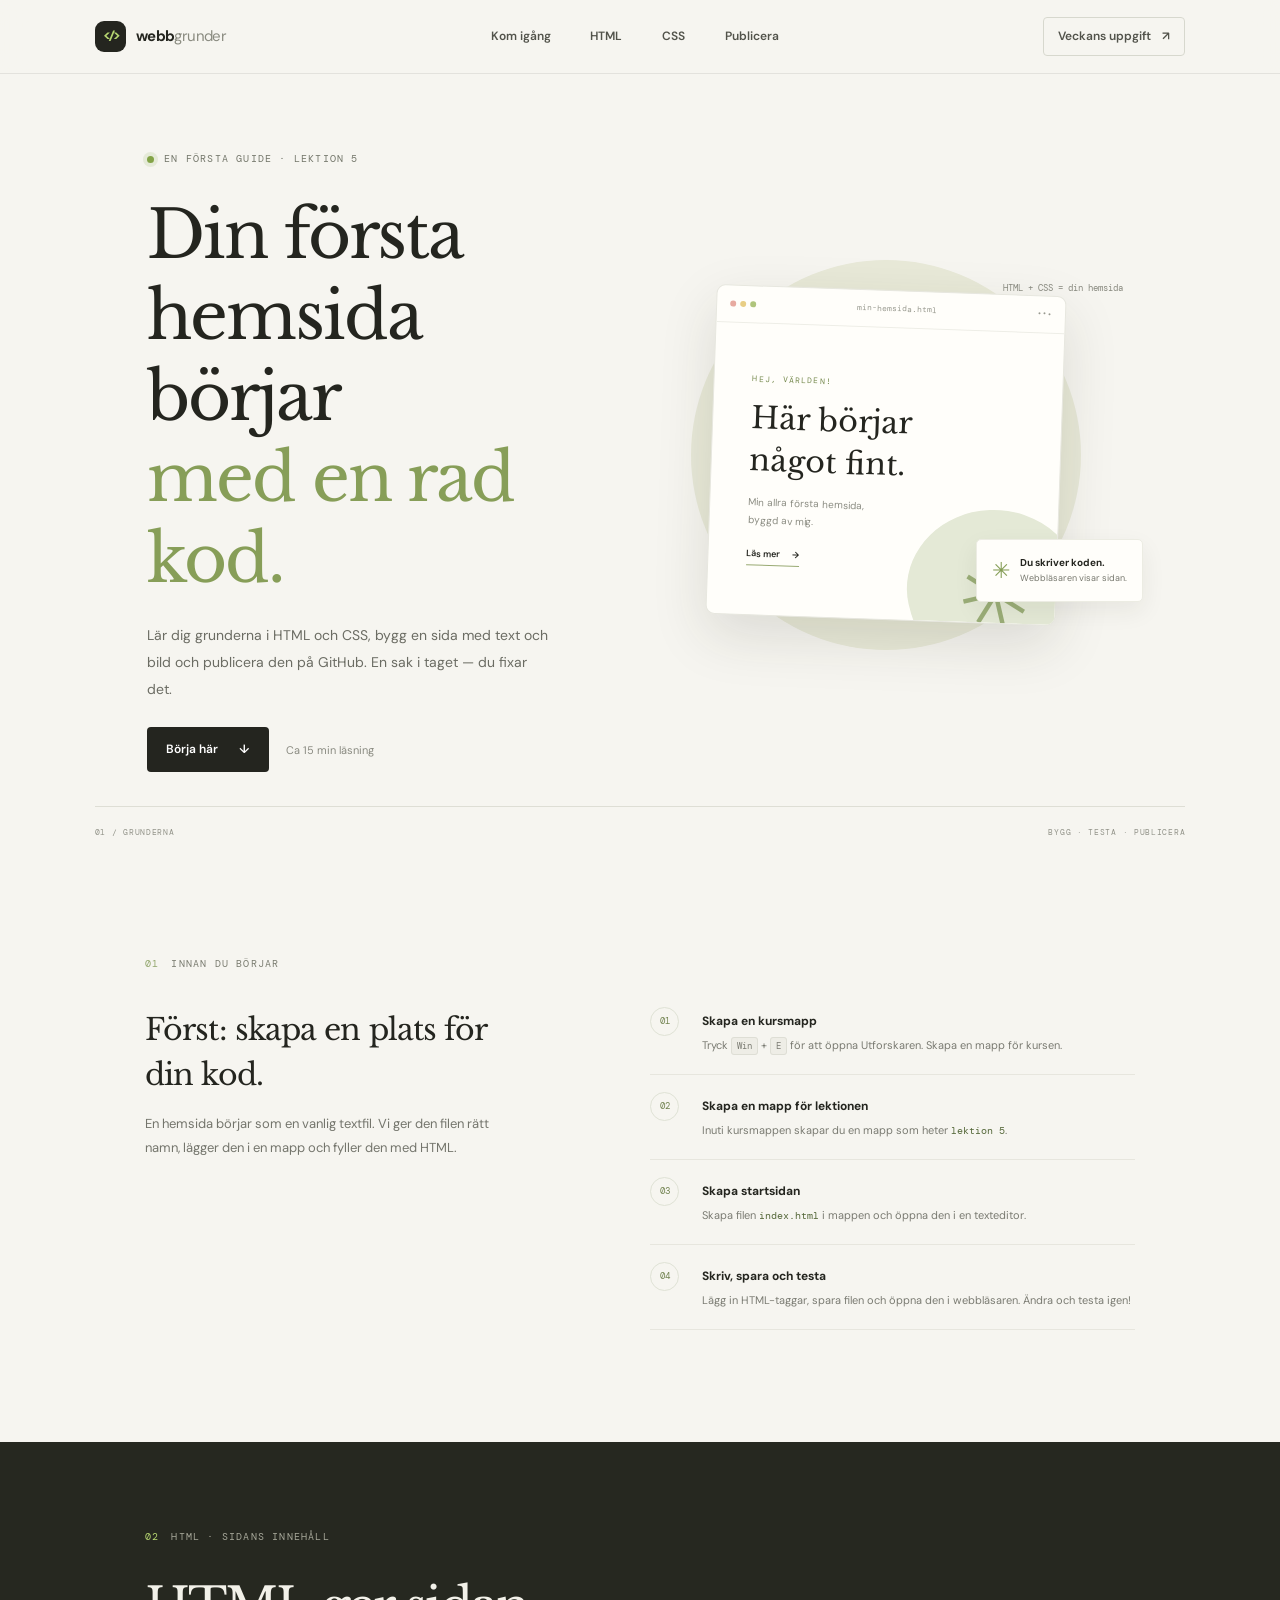
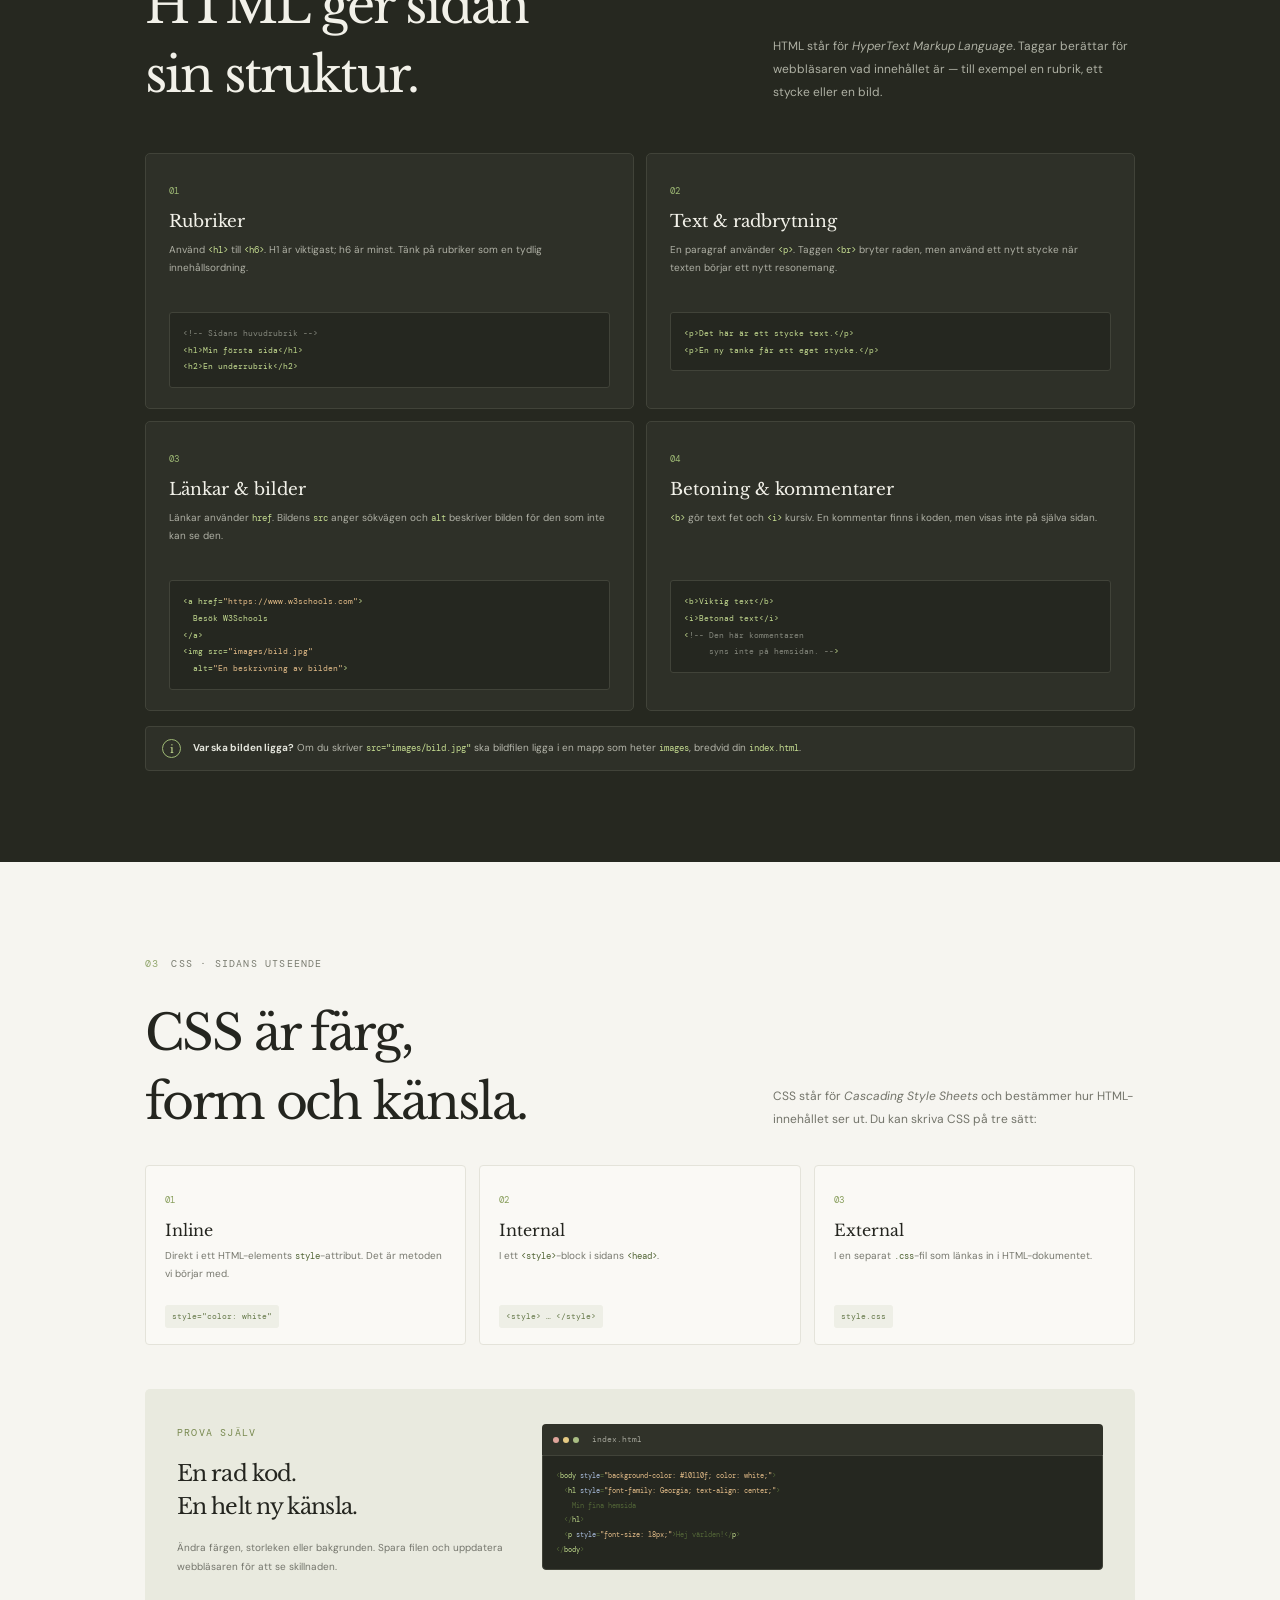
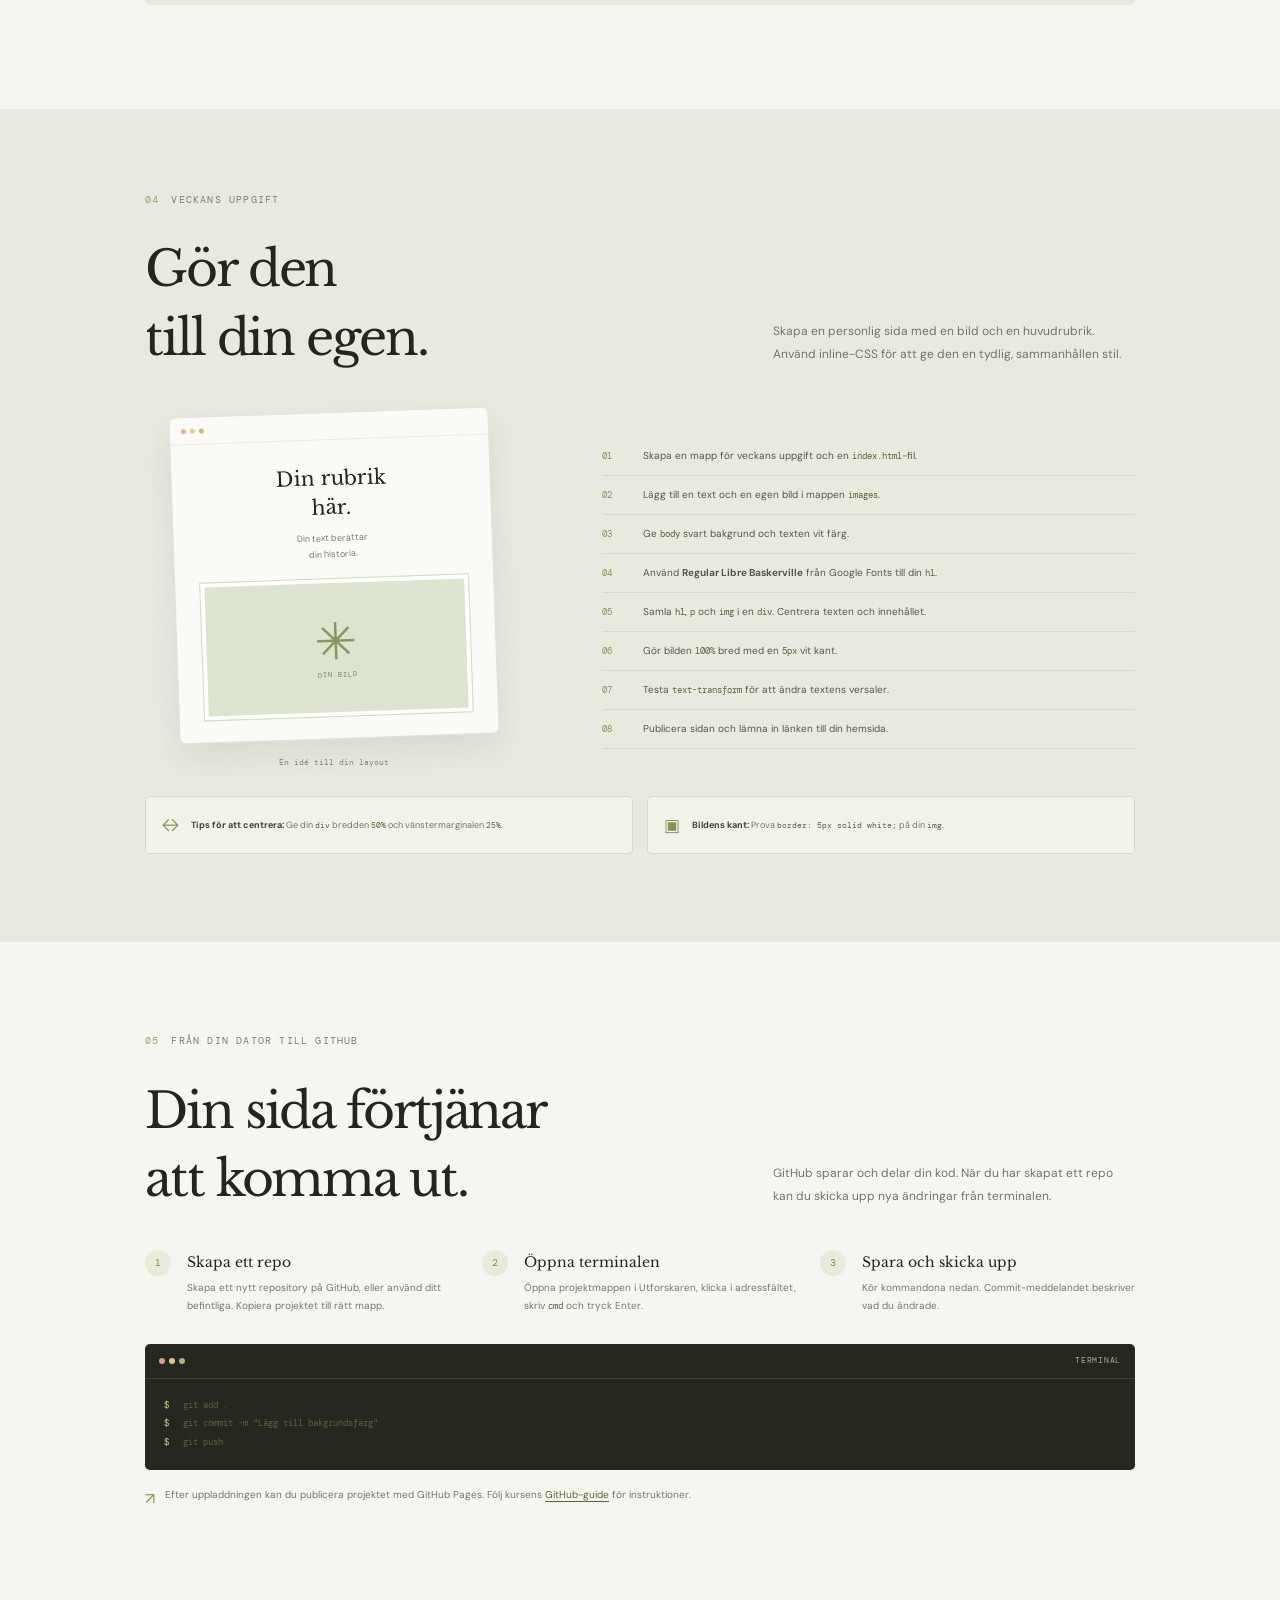
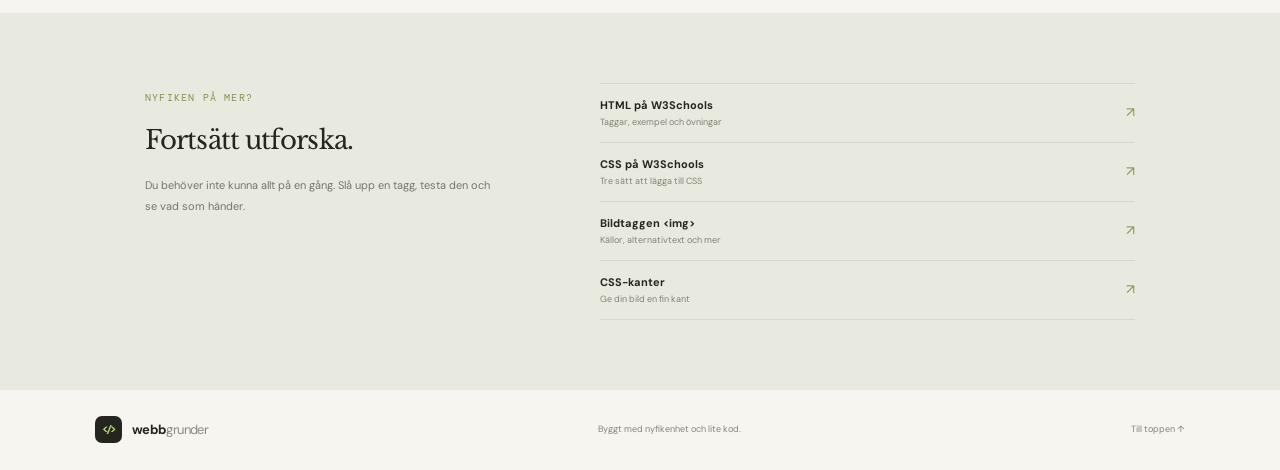
<file: Documents/Tortorials/index.html>
<!DOCTYPE html>
<html lang="sv">
<head>
    <meta charset="UTF-8">
    <meta name="viewport" content="width=device-width, initial-scale=1">
    <meta name="theme-color" content="#f6f5f0">
    <meta name="description" content="En nybörjarguide till HTML, inline-CSS och att publicera din första hemsida på GitHub.">
    <title>HTML & CSS — din första hemsida</title>
    <link rel="preconnect" href="https://fonts.googleapis.com">
    <link rel="preconnect" href="https://fonts.gstatic.com" crossorigin>
    <link href="https://fonts.googleapis.com/css2?family=DM+Mono:wght@400;500&family=DM+Sans:wght@400;500;600;700&family=Libre+Baskerville:wght@400;700&display=swap" rel="stylesheet">
    <link rel="stylesheet" href="style.css">
</head>
<body>
    <header class="site-header">
        <a class="wordmark" href="#hem" aria-label="HTML och CSS, till sidans början">
            <span class="wordmark-icon">&lt;/&gt;</span>
            <span>webb<span class="wordmark-light">grunder</span></span>
        </a>
        <nav class="main-nav" aria-label="Huvudmeny">
            <a href="#kom-igang">Kom igång</a>
            <a href="#html">HTML</a>
            <a href="#css">CSS</a>
            <a href="#publicera">Publicera</a>
        </nav>
        <a class="header-link" href="#uppgift">Veckans uppgift <span aria-hidden="true">↗</span></a>
    </header>

    <main>
        <section class="hero" id="hem">
            <div class="hero-copy">
                <p class="eyebrow"><span class="eyebrow-dot"></span> EN FÖRSTA GUIDE · LEKTION 5</p>
                <h1>Din första<br>hemsida börjar<br><span>med en rad kod.</span></h1>
                <p class="hero-description">Lär dig grunderna i HTML och CSS, bygg en sida med text och bild och publicera den på GitHub. En sak i taget — du fixar det.</p>
                <div class="hero-actions">
                    <a class="button button-dark" href="#kom-igang">Börja här <span aria-hidden="true">↓</span></a>
                    <span class="reading-time">Ca 15 min läsning</span>
                </div>
            </div>
            <div class="hero-art" aria-label="Illustration av HTML-kod och en webbsida">
                <div class="art-glow"></div>
                <div class="browser-card">
                    <div class="browser-top">
                        <div class="window-dots"><i></i><i></i><i></i></div>
                        <span class="browser-address">min-hemsida.html</span>
                        <span class="browser-menu">•••</span>
                    </div>
                    <div class="browser-content">
                        <span class="browser-kicker">HEJ, VÄRLDEN!</span>
                        <span class="browser-title">Här börjar<br>något fint.</span>
                        <span class="browser-paragraph">Min allra första hemsida,<br>byggd av mig.</span>
                        <span class="browser-cta">Läs mer <span aria-hidden="true">→</span></span>
                        <div class="browser-flower" aria-hidden="true"><span>✳</span></div>
                    </div>
                </div>
                <div class="code-note"><span class="note-sparkle">✳</span><span><b>Du skriver koden.</b><br>Webbläsaren visar sidan.</span></div>
                <span class="art-caption">HTML + CSS = din hemsida</span>
            </div>
            <div class="hero-bottom"><span>01 / GRUNDERNA</span><span>BYGG · TESTA · PUBLICERA</span></div>
        </section>

        <section class="intro-section section-wrap" id="kom-igang">
            <div class="section-label"><span>01</span> INNAN DU BÖRJAR</div>
            <div class="intro-content">
                <div>
                    <h2>Först: skapa en plats för din kod.</h2>
                    <p>En hemsida börjar som en vanlig textfil. Vi ger den filen rätt namn, lägger den i en mapp och fyller den med HTML.</p>
                </div>
                <ol class="setup-list">
                    <li><span class="step-number">01</span><div><b>Skapa en kursmapp</b><p>Tryck <kbd>Win</kbd> + <kbd>E</kbd> för att öppna Utforskaren. Skapa en mapp för kursen.</p></div></li>
                    <li><span class="step-number">02</span><div><b>Skapa en mapp för lektionen</b><p>Inuti kursmappen skapar du en mapp som heter <code>lektion 5</code>.</p></div></li>
                    <li><span class="step-number">03</span><div><b>Skapa startsidan</b><p>Skapa filen <code>index.html</code> i mappen och öppna den i en texteditor.</p></div></li>
                    <li><span class="step-number">04</span><div><b>Skriv, spara och testa</b><p>Lägg in HTML-taggar, spara filen och öppna den i webbläsaren. Ändra och testa igen!</p></div></li>
                </ol>
            </div>
        </section>

        <section class="html-section" id="html">
            <div class="section-wrap">
                <div class="section-label section-label-light"><span>02</span> HTML · SIDANS INNEHÅLL</div>
                <div class="section-heading">
                    <div><h2>HTML ger sidan<br>sin struktur.</h2></div>
                    <p>HTML står för <em>HyperText Markup Language</em>. Taggar berättar för webbläsaren vad innehållet är — till exempel en rubrik, ett stycke eller en bild.</p>
                </div>
                <div class="html-grid">
                    <article class="html-card">
                        <span class="card-number">01</span><h3>Rubriker</h3>
                        <p>Använd <code>&lt;h1&gt;</code> till <code>&lt;h6&gt;</code>. H1 är viktigast; h6 är minst. Tänk på rubriker som en tydlig innehållsordning.</p>
                        <pre><code><span class="code-muted">&lt;!-- Sidans huvudrubrik --&gt;</span>
&lt;<span class="code-tag">h1</span>&gt;Min första sida&lt;/<span class="code-tag">h1</span>&gt;
&lt;<span class="code-tag">h2</span>&gt;En underrubrik&lt;/<span class="code-tag">h2</span>&gt;</code></pre>
                    </article>
                    <article class="html-card">
                        <span class="card-number">02</span><h3>Text & radbrytning</h3>
                        <p>En paragraf använder <code>&lt;p&gt;</code>. Taggen <code>&lt;br&gt;</code> bryter raden, men använd ett nytt stycke när texten börjar ett nytt resonemang.</p>
                        <pre><code>&lt;<span class="code-tag">p</span>&gt;Det här är ett stycke text.&lt;/<span class="code-tag">p</span>&gt;
&lt;<span class="code-tag">p</span>&gt;En ny tanke får ett eget stycke.&lt;/<span class="code-tag">p</span>&gt;</code></pre>
                    </article>
                    <article class="html-card">
                        <span class="card-number">03</span><h3>Länkar & bilder</h3>
                        <p>Länkar använder <code>href</code>. Bildens <code>src</code> anger sökvägen och <code>alt</code> beskriver bilden för den som inte kan se den.</p>
                        <pre><code>&lt;<span class="code-tag">a</span> href=<span class="code-value">"https://www.w3schools.com"</span>&gt;
  Besök W3Schools
&lt;/<span class="code-tag">a</span>&gt;
&lt;<span class="code-tag">img</span> src=<span class="code-value">"images/bild.jpg"</span>
  alt=<span class="code-value">"En beskrivning av bilden"</span>&gt;</code></pre>
                    </article>
                    <article class="html-card">
                        <span class="card-number">04</span><h3>Betoning & kommentarer</h3>
                        <p><code>&lt;b&gt;</code> gör text fet och <code>&lt;i&gt;</code> kursiv. En kommentar finns i koden, men visas inte på själva sidan.</p>
                        <pre><code>&lt;<span class="code-tag">b</span>&gt;Viktig text&lt;/<span class="code-tag">b</span>&gt;
&lt;<span class="code-tag">i</span>&gt;Betonad text&lt;/<span class="code-tag">i</span>&gt;
&lt;<span class="code-muted">!-- Den här kommentaren</span>
     <span class="code-muted">syns inte på hemsidan. --</span>&gt;</code></pre>
                    </article>
                </div>
                <div class="html-tip"><span class="tip-icon">i</span><p><b>Var ska bilden ligga?</b> Om du skriver <code>src="images/bild.jpg"</code> ska bildfilen ligga i en mapp som heter <code>images</code>, bredvid din <code>index.html</code>.</p></div>
            </div>
        </section>

        <section class="css-section section-wrap" id="css">
            <div class="section-label"><span>03</span> CSS · SIDANS UTSEENDE</div>
            <div class="section-heading css-heading">
                <div><h2>CSS är färg,<br>form och känsla.</h2></div>
                <p>CSS står för <em>Cascading Style Sheets</em> och bestämmer hur HTML-innehållet ser ut. Du kan skriva CSS på tre sätt:</p>
            </div>
            <div class="css-methods">
                <article><span class="method-tag">01</span><h3>Inline</h3><p>Direkt i ett HTML-elements <code>style</code>-attribut. Det är metoden vi börjar med.</p><span class="method-example">style="color: white"</span></article>
                <article><span class="method-tag">02</span><h3>Internal</h3><p>I ett <code>&lt;style&gt;</code>-block i sidans <code>&lt;head&gt;</code>.</p><span class="method-example">&lt;style&gt; … &lt;/style&gt;</span></article>
                <article><span class="method-tag">03</span><h3>External</h3><p>I en separat <code>.css</code>-fil som länkas in i HTML-dokumentet.</p><span class="method-example">style.css</span></article>
            </div>
            <div class="inline-demo">
                <div class="demo-copy"><span class="demo-label">PROVA SJÄLV</span><h3>En rad kod.<br>En helt ny känsla.</h3><p>Ändra färgen, storleken eller bakgrunden. Spara filen och uppdatera webbläsaren för att se skillnaden.</p></div>
                <div class="demo-code"><div class="code-window-top"><span></span><span></span><span></span><b>index.html</b></div><pre><code>&lt;<span class="code-tag">body</span> <span class="code-attr">style</span>=<span class="code-value">"background-color: #10110f; color: white;"</span>&gt;
  &lt;<span class="code-tag">h1</span> <span class="code-attr">style</span>=<span class="code-value">"font-family: Georgia; text-align: center;"</span>&gt;
    Min fina hemsida
  &lt;/<span class="code-tag">h1</span>&gt;
  &lt;<span class="code-tag">p</span> <span class="code-attr">style</span>=<span class="code-value">"font-size: 18px;"</span>&gt;Hej världen!&lt;/<span class="code-tag">p</span>&gt;
&lt;/<span class="code-tag">body</span>&gt;</code></pre></div>
            </div>
        </section>

        <section class="challenge-section" id="uppgift">
            <div class="section-wrap challenge-inner">
                <div class="section-label"><span>04</span> VECKANS UPPGIFT</div>
                <div class="challenge-heading"><h2>Gör den<br>till din egen.</h2><p>Skapa en personlig sida med en bild och en huvudrubrik. Använd inline-CSS för att ge den en tydlig, sammanhållen stil.</p></div>
                <div class="challenge-layout">
                    <div class="challenge-visual">
                        <div class="mini-browser">
                            <div class="mini-browser-top"><span></span><span></span><span></span></div>
                            <div class="mini-browser-body"><span class="mini-title">Din rubrik<br>här.</span><span class="mini-description">Din text berättar<br>din historia.</span><div class="mini-image"><span>✳</span><small>DIN BILD</small></div></div>
                        </div>
                        <span class="visual-caption">En idé till din layout</span>
                    </div>
                    <ol class="challenge-list">
                        <li><span>01</span><p>Skapa en mapp för veckans uppgift och en <code>index.html</code>-fil.</p></li>
                        <li><span>02</span><p>Lägg till en text och en egen bild i mappen <code>images</code>.</p></li>
                        <li><span>03</span><p>Ge <code>body</code> svart bakgrund och texten vit färg.</p></li>
                        <li><span>04</span><p>Använd <b>Regular Libre Baskerville</b> från Google Fonts till din <code>h1</code>.</p></li>
                        <li><span>05</span><p>Samla <code>h1</code>, <code>p</code> och <code>img</code> i en <code>div</code>. Centrera texten och innehållet.</p></li>
                        <li><span>06</span><p>Gör bilden <code>100%</code> bred med en <code>5px</code> vit kant.</p></li>
                        <li><span>07</span><p>Testa <code>text-transform</code> för att ändra textens versaler.</p></li>
                        <li><span>08</span><p>Publicera sidan och lämna in länken till din hemsida.</p></li>
                    </ol>
                </div>
                <div class="tip-row">
                    <div><span>↔</span><p><b>Tips för att centrera:</b> Ge din <code>div</code> bredden <code>50%</code> och vänstermarginalen <code>25%</code>.</p></div>
                    <div><span>▣</span><p><b>Bildens kant:</b> Prova <code>border: 5px solid white;</code> på din <code>img</code>.</p></div>
                </div>
            </div>
        </section>

        <section class="publish-section section-wrap" id="publicera">
            <div class="section-label"><span>05</span> FRÅN DIN DATOR TILL GITHUB</div>
            <div class="section-heading publish-heading"><div><h2>Din sida förtjänar<br>att komma ut.</h2></div><p>GitHub sparar och delar din kod. När du har skapat ett repo kan du skicka upp nya ändringar från terminalen.</p></div>
            <div class="publish-steps">
                <div class="publish-step"><span>1</span><div><h3>Skapa ett repo</h3><p>Skapa ett nytt repository på GitHub, eller använd ditt befintliga. Kopiera projektet till rätt mapp.</p></div></div>
                <div class="publish-step"><span>2</span><div><h3>Öppna terminalen</h3><p>Öppna projektmappen i Utforskaren, klicka i adressfältet, skriv <code>cmd</code> och tryck Enter.</p></div></div>
                <div class="publish-step"><span>3</span><div><h3>Spara och skicka upp</h3><p>Kör kommandona nedan. Commit-meddelandet beskriver vad du ändrade.</p></div></div>
            </div>
            <div class="terminal">
                <div class="terminal-heading"><span class="terminal-dots"><i></i><i></i><i></i></span><span>TERMINAL</span></div>
                <pre><code><span class="terminal-prompt">$</span> git add .
<span class="terminal-prompt">$</span> git commit -m "Lägg till bakgrundsfärg"
<span class="terminal-prompt">$</span> git push</code></pre>
            </div>
            <div class="publish-note"><span>↗</span><p>Efter uppladdningen kan du publicera projektet med GitHub Pages. Följ kursens <a href="https://matswahlbergnti.github.io/arbeta-med-github/" target="_blank" rel="noreferrer">GitHub-guide</a> för instruktioner.</p></div>
        </section>

        <section class="resources-section">
            <div class="section-wrap resources-inner">
                <div><span class="resource-kicker">NYFIKEN PÅ MER?</span><h2>Fortsätt utforska.</h2><p>Du behöver inte kunna allt på en gång. Slå upp en tagg, testa den och se vad som händer.</p></div>
                <div class="resource-links">
                    <a href="https://www.w3schools.com/html/default.asp" target="_blank" rel="noreferrer"><span><b>HTML på W3Schools</b><small>Taggar, exempel och övningar</small></span><span aria-hidden="true">↗</span></a>
                    <a href="https://www.w3schools.com/html/html_css.asp" target="_blank" rel="noreferrer"><span><b>CSS på W3Schools</b><small>Tre sätt att lägga till CSS</small></span><span aria-hidden="true">↗</span></a>
                    <a href="https://www.w3schools.com/tags/tag_img.asp" target="_blank" rel="noreferrer"><span><b>Bildtaggen &lt;img&gt;</b><small>Källor, alternativtext och mer</small></span><span aria-hidden="true">↗</span></a>
                    <a href="https://www.w3schools.com/css/css_border.asp" target="_blank" rel="noreferrer"><span><b>CSS-kanter</b><small>Ge din bild en fin kant</small></span><span aria-hidden="true">↗</span></a>
                </div>
            </div>
        </section>
    </main>

    <footer class="site-footer"><a class="wordmark footer-wordmark" href="#hem"><span class="wordmark-icon">&lt;/&gt;</span><span>webb<span class="wordmark-light">grunder</span></span></a><span>Byggt med nyfikenhet och lite kod.</span><a href="#hem">Till toppen ↑</a></footer>
</body>
</html>
</file>
<file: Documents/Tortorials/style.css>
:root {
    color-scheme: light;
    --ink: #24251f;
    --muted: #77786e;
    --paper: #f6f5f0;
    --white: #fffefa;
    --green: #b6d671;
    --green-dark: #354426;
    --line: #deded5;
    --mono: "DM Mono", "Courier New", monospace;
    --sans: "DM Sans", Arial, sans-serif;
    --serif: "Libre Baskerville", Georgia, serif;
}

* {
    box-sizing: border-box;
}

html {
    scroll-behavior: smooth;
    scroll-padding-top: 88px;
}

body {
    margin: 0;
    color: var(--ink);
    background: var(--paper);
    font-family: var(--sans);
    font-size: 16px;
    line-height: 1.65;
    -webkit-font-smoothing: antialiased;
}

a {
    color: inherit;
}

.site-header {
    position: sticky;
    z-index: 10;
    top: 0;
    display: flex;
    height: 74px;
    align-items: center;
    justify-content: space-between;
    padding: 0 7.4%;
    border-bottom: 1px solid rgba(36, 37, 31, .09);
    background: rgba(246, 245, 240, .94);
    backdrop-filter: blur(14px);
}

.wordmark {
    display: inline-flex;
    align-items: center;
    gap: 10px;
    font-size: 15px;
    font-weight: 700;
    letter-spacing: -.6px;
    text-decoration: none;
}

.wordmark-icon {
    display: grid;
    width: 31px;
    height: 31px;
    place-items: center;
    border-radius: 9px;
    background: var(--ink);
    color: var(--green);
    font-family: var(--mono);
    font-size: 12px;
    letter-spacing: -2px;
}

.wordmark-light {
    color: #8a8b80;
    font-weight: 400;
}

.main-nav {
    display: flex;
    gap: clamp(18px, 3.1vw, 44px);
}

.main-nav a,
.header-link {
    color: #52534b;
    font-size: 12px;
    font-weight: 600;
    text-decoration: none;
    transition: color .2s ease;
}

.main-nav a:hover,
.header-link:hover,
.site-footer a:hover {
    color: #758f42;
}

.header-link {
    padding: 9px 14px;
    border: 1px solid #d7d8ce;
    border-radius: 4px;
}

.header-link span {
    margin-left: 8px;
}

.hero {
    position: relative;
    display: grid;
    min-height: 600px;
    grid-template-columns: 1fr 1fr;
    align-items: center;
    overflow: hidden;
    padding: 64px 11.5% 86px;
}

.hero-copy {
    position: relative;
    z-index: 1;
    max-width: 475px;
    padding-top: 13px;
}

.eyebrow,
.section-label,
.demo-label,
.resource-kicker {
    font-family: var(--mono);
    font-size: 10px;
    letter-spacing: 1.2px;
}

.eyebrow {
    display: flex;
    align-items: center;
    gap: 10px;
    margin: 0 0 27px;
    color: #73766a;
}

.eyebrow-dot {
    width: 7px;
    height: 7px;
    border-radius: 50%;
    background: #83a347;
    box-shadow: 0 0 0 4px rgba(131, 163, 71, .14);
}

.hero h1,
.section-heading h2,
.challenge-heading h2 {
    margin: 0;
    font-family: var(--serif);
    font-weight: 400;
    letter-spacing: -2.1px;
}

.hero h1 {
    font-size: clamp(41px, 5.2vw, 66px);
    line-height: 1.23;
}

.hero h1 span {
    color: #879e58;
}

.hero-description {
    max-width: 405px;
    margin: 22px 0 25px;
    color: #6b6c63;
    font-size: 14px;
    line-height: 1.9;
}

.hero-actions {
    display: flex;
    align-items: center;
    gap: 17px;
}

.button {
    display: inline-flex;
    min-height: 45px;
    align-items: center;
    justify-content: center;
    gap: 21px;
    padding: 0 19px;
    border-radius: 4px;
    font-size: 12px;
    font-weight: 600;
    text-decoration: none;
    transition: transform .2s ease, background .2s ease;
}

.button:hover {
    transform: translateY(-2px);
}

.button-dark {
    background: var(--ink);
    color: white;
}

.button-dark:hover {
    background: #3f4932;
}

.reading-time {
    color: #898a80;
    font-size: 11px;
}

.hero-art {
    position: relative;
    display: grid;
    min-height: 400px;
    place-items: center;
    isolation: isolate;
}

.art-glow {
    position: absolute;
    z-index: -1;
    width: min(33vw, 390px);
    aspect-ratio: 1;
    border-radius: 50%;
    background: #e8e9d8;
}

.browser-card {
    position: relative;
    width: min(100%, 350px);
    overflow: hidden;
    transform: rotate(2deg);
    border: 1px solid #e7e7df;
    border-radius: 9px;
    background: var(--white);
    box-shadow: 0 20px 55px rgba(43, 46, 34, .13);
}

.browser-top {
    display: flex;
    height: 37px;
    align-items: center;
    justify-content: space-between;
    padding: 0 13px;
    border-bottom: 1px solid #eeeee7;
    color: #98998f;
    font-family: var(--mono);
    font-size: 8px;
}

.window-dots,
.mini-browser-top {
    display: flex;
    gap: 4px;
}

.window-dots i,
.mini-browser-top span {
    width: 6px;
    height: 6px;
    border-radius: 50%;
    background: #e7aaa0;
}

.window-dots i:nth-child(2),
.mini-browser-top span:nth-child(2) {
    background: #e8ce84;
}

.window-dots i:nth-child(3),
.mini-browser-top span:nth-child(3) {
    background: #afc47b;
}

.browser-content {
    position: relative;
    display: flex;
    min-height: 291px;
    flex-direction: column;
    align-items: flex-start;
    justify-content: center;
    padding: 33px 38px;
    overflow: hidden;
}

.browser-kicker {
    margin-bottom: 12px;
    color: #75894d;
    font-family: var(--mono);
    font-size: 8px;
    letter-spacing: 1.1px;
}

.browser-title {
    font-family: var(--serif);
    font-size: 30px;
    line-height: 1.38;
}

.browser-paragraph {
    margin-top: 13px;
    color: #8b8c82;
    font-size: 10px;
    line-height: 1.8;
}

.browser-cta {
    display: inline-flex;
    gap: 12px;
    margin-top: 17px;
    padding-bottom: 3px;
    border-bottom: 1px solid #99aa73;
    font-size: 9px;
    font-weight: 600;
}

.browser-flower {
    position: absolute;
    right: -29px;
    bottom: -61px;
    display: grid;
    width: 175px;
    height: 175px;
    place-items: center;
    border-radius: 47% 53% 62% 38% / 43% 51% 49% 57%;
    background: #e4e9d6;
    color: #9aad77;
    transform: rotate(-15deg);
}

.browser-flower span {
    font-size: 91px;
}

.code-note {
    position: absolute;
    right: -2%;
    bottom: 53px;
    display: flex;
    align-items: center;
    gap: 10px;
    padding: 12px 15px;
    border: 1px solid #ecece3;
    border-radius: 5px;
    background: var(--white);
    box-shadow: 0 9px 25px rgba(43, 46, 34, .07);
    color: #77786e;
    font-size: 9px;
    line-height: 1.7;
}

.code-note b {
    color: var(--ink);
    font-size: 10px;
}

.note-sparkle {
    color: #859d55;
    font-size: 22px;
}

.art-caption {
    position: absolute;
    top: 26px;
    right: 2%;
    color: #88897f;
    font-family: var(--mono);
    font-size: 9px;
}

.hero-bottom {
    position: absolute;
    right: 7.4%;
    bottom: 0;
    left: 7.4%;
    display: flex;
    justify-content: space-between;
    padding: 19px 0;
    border-top: 1px solid var(--line);
    color: #929389;
    font-family: var(--mono);
    font-size: 8px;
    letter-spacing: .7px;
}

.section-wrap {
    width: min(100% - 48px, 990px);
    margin: 0 auto;
}

.intro-section {
    padding-top: 98px;
    padding-bottom: 112px;
}

.section-label {
    display: flex;
    align-items: center;
    gap: 12px;
    color: #7a7c70;
}

.section-label span {
    color: #92a66c;
}

.intro-content {
    display: grid;
    grid-template-columns: .9fr 1.1fr;
    gap: 11%;
    margin-top: 34px;
}

.intro-content h2,
.demo-copy h3,
.resources-inner h2 {
    max-width: 360px;
    margin: 0;
    font-family: var(--serif);
    font-size: 30px;
    font-weight: 400;
    letter-spacing: -.9px;
    line-height: 1.5;
}

.intro-content > div > p,
.demo-copy > p,
.resources-inner > div:first-child > p {
    max-width: 365px;
    margin: 15px 0 0;
    color: #74756c;
    font-size: 13px;
    line-height: 1.9;
}

.setup-list {
    display: grid;
    gap: 0;
    margin: 0;
    padding: 0;
    list-style: none;
}

.setup-list li {
    display: grid;
    grid-template-columns: 38px 1fr;
    gap: 14px;
    padding: 0 0 19px;
    border-bottom: 1px solid #e7e6de;
}

.setup-list li + li {
    padding-top: 17px;
}

.step-number {
    display: grid;
    width: 29px;
    height: 29px;
    place-items: center;
    border: 1px solid #dfe2d5;
    border-radius: 50%;
    color: #71824f;
    font-family: var(--mono);
    font-size: 9px;
}

.setup-list b {
    font-size: 12px;
}

.setup-list p {
    margin: 3px 0 0;
    color: #7a7b72;
    font-size: 11px;
    line-height: 1.7;
}

kbd,
code {
    font-family: var(--mono);
}

kbd {
    padding: 2px 5px;
    border: 1px solid #deded5;
    border-radius: 3px;
    background: #eeede6;
    font-size: 9px;
}

code {
    color: #536637;
    font-size: .92em;
}

.html-section {
    padding: 87px 0 91px;
    background: #262820;
    color: #f2f1e9;
}

.section-label-light {
    color: #a7a89a;
}

.section-label-light span {
    color: var(--green);
}

.section-heading {
    display: grid;
    grid-template-columns: 1fr .66fr;
    align-items: end;
    gap: 8%;
    margin-top: 27px;
}

.section-heading h2,
.challenge-heading h2 {
    font-size: clamp(34px, 4.4vw, 49px);
    line-height: 1.4;
}

.section-heading > p {
    max-width: 360px;
    margin: 0 0 6px;
    color: #aeb0a3;
    font-size: 12px;
    line-height: 1.9;
}

.html-grid {
    display: grid;
    grid-template-columns: 1fr 1fr;
    gap: 12px;
    margin-top: 43px;
}

.html-card {
    min-width: 0;
    padding: 22px 23px 20px;
    border: 1px solid #414339;
    border-radius: 5px;
    background: #2e3028;
}

.card-number {
    color: #9eb975;
    font-family: var(--mono);
    font-size: 9px;
}

.html-card h3 {
    margin: 6px 0 5px;
    font-family: var(--serif);
    font-size: 17px;
    font-weight: 400;
}

.html-card p {
    min-height: 54px;
    margin: 0;
    color: #afb0a5;
    font-size: 10px;
    line-height: 1.8;
}

.html-card code {
    color: #c5dc91;
}

.html-card pre,
.demo-code pre,
.terminal pre {
    overflow-x: auto;
    margin: 17px 0 0;
    padding: 12px 13px;
    border: 1px solid #414339;
    border-radius: 3px;
    background: #252720;
    color: #dedfd6;
    font-family: var(--mono);
    font-size: 9px;
    line-height: 1.85;
}

.code-tag {
    color: #c1db8c;
}

.code-value {
    color: #e4bd89;
}

.code-attr {
    color: #a9bddc;
}

.code-muted {
    color: #85887d;
}

.html-tip {
    display: flex;
    align-items: center;
    gap: 12px;
    margin-top: 15px;
    padding: 12px 16px;
    border: 1px solid #414339;
    border-radius: 4px;
    background: #2e3028;
}

.tip-icon {
    display: grid;
    width: 19px;
    height: 19px;
    flex: 0 0 auto;
    place-items: center;
    border: 1px solid #9eb975;
    border-radius: 50%;
    color: #c5dc91;
    font-family: var(--serif);
    font-size: 11px;
}

.html-tip p {
    margin: 0;
    color: #b4b5aa;
    font-size: 10px;
    line-height: 1.8;
}

.html-tip b {
    color: #e4e5dc;
}

.html-tip code {
    color: #c5dc91;
}

.css-section {
    padding-top: 94px;
    padding-bottom: 104px;
}

.css-heading {
    margin-bottom: 29px;
}

.css-heading > p {
    color: #73746a;
}

.css-methods {
    display: grid;
    grid-template-columns: repeat(3, 1fr);
    gap: 13px;
}

.css-methods article {
    padding: 19px 19px 16px;
    border: 1px solid #e4e3da;
    border-radius: 4px;
    background: #faf9f5;
}

.method-tag {
    color: #879d5a;
    font-family: var(--mono);
    font-size: 9px;
}

.css-methods h3 {
    margin: 5px 0 4px;
    font-family: var(--serif);
    font-size: 16px;
    font-weight: 400;
}

.css-methods p {
    min-height: 47px;
    margin: 0;
    color: #77786e;
    font-size: 10px;
    line-height: 1.8;
}

.method-example {
    display: inline-block;
    margin-top: 11px;
    padding: 5px 7px;
    border-radius: 3px;
    background: #eeefe6;
    color: #66794a;
    font-family: var(--mono);
    font-size: 8px;
}

.inline-demo {
    display: grid;
    grid-template-columns: .74fr 1.26fr;
    gap: 35px;
    align-items: center;
    margin-top: 44px;
    padding: 29px 32px;
    border-radius: 5px;
    background: #e9eadf;
}

.demo-label {
    color: #78894f;
}

.demo-copy h3 {
    margin-top: 12px;
    font-size: 22px;
    line-height: 1.5;
}

.demo-copy > p {
    font-size: 10px;
}

.demo-code {
    min-width: 0;
}

.code-window-top {
    display: flex;
    height: 31px;
    align-items: center;
    gap: 4px;
    padding: 0 11px;
    border-radius: 4px 4px 0 0;
    background: #303229;
}

.code-window-top > span {
    width: 6px;
    height: 6px;
    border-radius: 50%;
    background: #dfa49a;
}

.code-window-top > span:nth-child(2) {
    background: #e5ca83;
}

.code-window-top > span:nth-child(3) {
    background: #a9bd83;
}

.code-window-top b {
    margin-left: 9px;
    color: #a5a69b;
    font-family: var(--mono);
    font-size: 8px;
    font-weight: 400;
}

.demo-code pre {
    margin: 0;
    border-radius: 0 0 4px 4px;
    font-size: 8px;
}

.challenge-section {
    padding: 83px 0 88px;
    background: #e9eadf;
}

.challenge-heading {
    display: grid;
    grid-template-columns: 1fr .66fr;
    align-items: end;
    gap: 8%;
    margin-top: 27px;
}

.challenge-heading > p {
    max-width: 350px;
    margin: 0 0 7px;
    color: #72746a;
    font-size: 12px;
    line-height: 1.9;
}

.challenge-layout {
    display: grid;
    grid-template-columns: .83fr 1.17fr;
    gap: 8%;
    align-items: center;
    margin-top: 40px;
}

.challenge-visual {
    text-align: center;
}

.mini-browser {
    width: min(100%, 320px);
    margin: 0 auto;
    overflow: hidden;
    transform: rotate(-2deg);
    border: 1px solid #e2e2d9;
    border-radius: 6px;
    background: #fbfaf6;
    box-shadow: 0 14px 30px rgba(48, 51, 39, .09);
}

.mini-browser-top {
    height: 27px;
    align-items: center;
    padding-left: 11px;
    border-bottom: 1px solid #ecebe2;
}

.mini-browser-top span {
    width: 5px;
    height: 5px;
}

.mini-browser-body {
    display: flex;
    flex-direction: column;
    align-items: center;
    padding: 24px 25px 22px;
}

.mini-title {
    font-family: var(--serif);
    font-size: 20px;
    line-height: 1.45;
}

.mini-description {
    margin-top: 8px;
    color: #7c7d72;
    font-size: 9px;
    line-height: 1.8;
}

.mini-image {
    display: grid;
    width: 100%;
    min-height: 137px;
    align-content: center;
    justify-items: center;
    gap: 2px;
    margin-top: 17px;
    border: 4px solid white;
    outline: 1px solid #d4d8c8;
    background: #dce3ce;
    color: #84985f;
}

.mini-image > span {
    font-size: 51px;
    line-height: 1;
}

.mini-image small {
    color: #738451;
    font-family: var(--mono);
    font-size: 7px;
    letter-spacing: 1px;
}

.visual-caption {
    display: inline-block;
    margin-top: 16px;
    color: #828378;
    font-family: var(--mono);
    font-size: 8px;
}

.challenge-list {
    display: grid;
    gap: 0;
    margin: 0;
    padding: 0;
    list-style: none;
}

.challenge-list li {
    display: grid;
    grid-template-columns: 31px 1fr;
    gap: 10px;
    align-items: baseline;
    padding: 10px 0;
    border-bottom: 1px solid #d7d9ce;
}

.challenge-list li > span {
    color: #7e9258;
    font-family: var(--mono);
    font-size: 9px;
}

.challenge-list p {
    margin: 0;
    color: #55574e;
    font-size: 10px;
    line-height: 1.8;
}

.challenge-list code,
.tip-row code {
    color: #526439;
}

.tip-row {
    display: grid;
    grid-template-columns: 1fr 1fr;
    gap: 14px;
    margin-top: 23px;
}

.tip-row > div {
    display: flex;
    align-items: center;
    gap: 12px;
    padding: 14px 16px;
    border: 1px solid #d7d9ce;
    border-radius: 4px;
    background: rgba(255, 255, 255, .35);
}

.tip-row > div > span {
    color: #84965c;
    font-size: 17px;
}

.tip-row p {
    margin: 0;
    color: #74756b;
    font-size: 9px;
    line-height: 1.8;
}

.tip-row b {
    color: #41433b;
}

.publish-section {
    padding-top: 91px;
    padding-bottom: 100px;
}

.publish-heading {
    margin-bottom: 36px;
}

.publish-heading > p {
    color: #73746a;
}

.publish-steps {
    display: grid;
    grid-template-columns: repeat(3, 1fr);
    gap: 22px;
}

.publish-step {
    display: grid;
    grid-template-columns: 30px 1fr;
    gap: 12px;
}

.publish-step > span {
    display: grid;
    width: 26px;
    height: 26px;
    place-items: center;
    border-radius: 50%;
    background: #e8eadc;
    color: #778d50;
    font-family: var(--mono);
    font-size: 10px;
}

.publish-step h3 {
    margin: 1px 0 5px;
    font-family: var(--serif);
    font-size: 14px;
    font-weight: 400;
}

.publish-step p {
    margin: 0;
    color: #77786e;
    font-size: 10px;
    line-height: 1.8;
}

.publish-step code {
    color: #536637;
}

.terminal {
    overflow: hidden;
    margin-top: 29px;
    border-radius: 5px;
    background: #262820;
}

.terminal-heading {
    display: flex;
    height: 35px;
    align-items: center;
    justify-content: space-between;
    padding: 0 14px;
    border-bottom: 1px solid #414339;
    color: #a7a89d;
    font-family: var(--mono);
    font-size: 8px;
    letter-spacing: .7px;
}

.terminal-dots {
    display: flex;
    gap: 4px;
}

.terminal-dots i {
    width: 6px;
    height: 6px;
    border-radius: 50%;
    background: #d99d93;
}

.terminal-dots i:nth-child(2) {
    background: #dfc77e;
}

.terminal-dots i:nth-child(3) {
    background: #a5b67c;
}

.terminal pre {
    margin: 0;
    padding: 17px 19px 19px;
    border: 0;
    background: transparent;
    color: #eeefe8;
    font-size: 10px;
}

.terminal-prompt {
    margin-right: 9px;
    color: #b9d888;
}

.publish-note {
    display: flex;
    align-items: flex-start;
    gap: 10px;
    margin-top: 16px;
}

.publish-note > span {
    color: #829659;
}

.publish-note p {
    margin: 0;
    color: #74756c;
    font-size: 10px;
    line-height: 1.8;
}

.publish-note a {
    color: #52683a;
    text-underline-offset: 3px;
}

.resources-section {
    padding: 70px 0;
    background: #e9eadf;
}

.resources-inner {
    display: grid;
    grid-template-columns: .8fr 1.2fr;
    gap: 10%;
    align-items: start;
}

.resource-kicker {
    color: #7f9255;
}

.resources-inner h2 {
    margin-top: 12px;
    font-size: 26px;
}

.resources-inner > div:first-child > p {
    font-size: 11px;
}

.resource-links {
    border-top: 1px solid #d6d8cd;
}

.resource-links a {
    display: flex;
    min-height: 59px;
    align-items: center;
    justify-content: space-between;
    gap: 12px;
    border-bottom: 1px solid #d6d8cd;
    text-decoration: none;
    transition: padding .2s ease, color .2s ease;
}

.resource-links a:hover {
    padding-right: 5px;
    color: #708747;
}

.resource-links a > span:first-child {
    display: grid;
}

.resource-links b {
    font-size: 11px;
}

.resource-links small {
    color: #808177;
    font-size: 9px;
}

.resource-links a > span:last-child {
    color: #81965a;
    font-size: 14px;
}

.site-footer {
    display: flex;
    min-height: 80px;
    align-items: center;
    justify-content: space-between;
    gap: 15px;
    padding: 16px 7.4%;
    color: #828379;
    font-size: 9px;
}

.footer-wordmark {
    color: var(--ink);
    font-size: 13px;
}

.footer-wordmark .wordmark-icon {
    width: 27px;
    height: 27px;
    border-radius: 7px;
    font-size: 10px;
}

.site-footer > a:last-child {
    text-decoration: none;
    transition: color .2s ease;
}

@media (max-width: 760px) {
    .site-header {
        height: 64px;
        padding: 0 5%;
    }

    .main-nav {
        gap: 14px;
    }

    .main-nav a {
        font-size: 10px;
    }

    .header-link {
        display: none;
    }

    .hero {
        min-height: auto;
        grid-template-columns: 1fr 1fr;
        padding: 67px 7% 83px;
    }

    .hero h1 {
        font-size: clamp(39px, 7vw, 56px);
    }

    .hero-art {
        min-height: 340px;
    }

    .browser-card {
        width: min(100%, 310px);
    }

    .browser-content {
        min-height: 260px;
        padding-left: 25px;
    }

    .code-note {
        right: -5%;
        bottom: 35px;
    }

    .intro-content {
        grid-template-columns: 1fr 1.2fr;
        gap: 6%;
    }

    .challenge-layout {
        gap: 5%;
    }
}

@media (max-width: 560px) {
    html {
        scroll-padding-top: 74px;
    }

    .site-header {
        padding: 0 20px;
    }

    .main-nav {
        gap: 13px;
    }

    .main-nav a {
        font-size: 9px;
    }

    .wordmark {
        gap: 7px;
        font-size: 13px;
    }

    .wordmark-icon {
        width: 27px;
        height: 27px;
        border-radius: 7px;
        font-size: 10px;
    }

    .hero {
        grid-template-columns: 1fr;
        padding: 54px 7% 72px;
    }

    .hero-copy {
        padding-top: 0;
    }

    .hero h1 {
        font-size: clamp(43px, 12vw, 61px);
    }

    .hero-description {
        max-width: 390px;
        font-size: 13px;
    }

    .hero-art {
        min-height: 330px;
        margin-top: 17px;
    }

    .art-glow {
        width: min(78vw, 320px);
    }

    .browser-card {
        width: min(88%, 350px);
    }

    .browser-content {
        min-height: 260px;
        padding-left: 30px;
    }

    .code-note {
        right: 0;
        bottom: 26px;
    }

    .art-caption {
        top: 4px;
        right: 1%;
    }

    .hero-bottom {
        right: 7%;
        left: 7%;
        font-size: 7px;
    }

    .section-wrap {
        width: min(100% - 40px, 430px);
    }

    .intro-section {
        padding-top: 72px;
        padding-bottom: 77px;
    }

    .intro-content,
    .section-heading,
    .challenge-heading,
    .challenge-layout,
    .resources-inner {
        grid-template-columns: 1fr;
    }

    .intro-content {
        gap: 27px;
        margin-top: 25px;
    }

    .intro-content h2,
    .resources-inner h2 {
        font-size: 26px;
    }

    .html-section {
        padding: 67px 0;
    }

    .section-heading {
        gap: 12px;
        margin-top: 23px;
    }

    .section-heading h2,
    .challenge-heading h2 {
        font-size: 37px;
    }

    .section-heading > p {
        max-width: 390px;
    }

    .html-grid {
        grid-template-columns: 1fr;
        margin-top: 29px;
    }

    .html-card p {
        min-height: 0;
    }

    .html-card pre {
        font-size: 8px;
    }

    .css-section {
        padding-top: 72px;
        padding-bottom: 77px;
    }

    .css-methods {
        grid-template-columns: 1fr;
    }

    .css-methods p {
        min-height: 0;
    }

    .inline-demo {
        grid-template-columns: 1fr;
        gap: 19px;
        margin-top: 26px;
        padding: 22px 18px;
    }

    .demo-code pre {
        font-size: 7px;
    }

    .challenge-section {
        padding: 67px 0;
    }

    .challenge-heading {
        gap: 10px;
    }

    .challenge-layout {
        gap: 23px;
        margin-top: 26px;
    }

    .mini-browser {
        max-width: 290px;
    }

    .tip-row,
    .publish-steps {
        grid-template-columns: 1fr;
    }

    .tip-row {
        gap: 9px;
    }

    .publish-section {
        padding-top: 71px;
        padding-bottom: 74px;
    }

    .publish-steps {
        gap: 19px;
    }

    .terminal pre {
        font-size: 9px;
    }

    .resources-section {
        padding: 57px 0;
    }

    .resources-inner {
        gap: 25px;
    }

    .site-footer {
        min-height: 73px;
        padding: 14px 20px;
        font-size: 8px;
    }
}

@media (prefers-reduced-motion: reduce) {
    *,
    *::before,
    *::after {
        scroll-behavior: auto !important;
        transition-duration: .01ms !important;
    }
}
</file>
